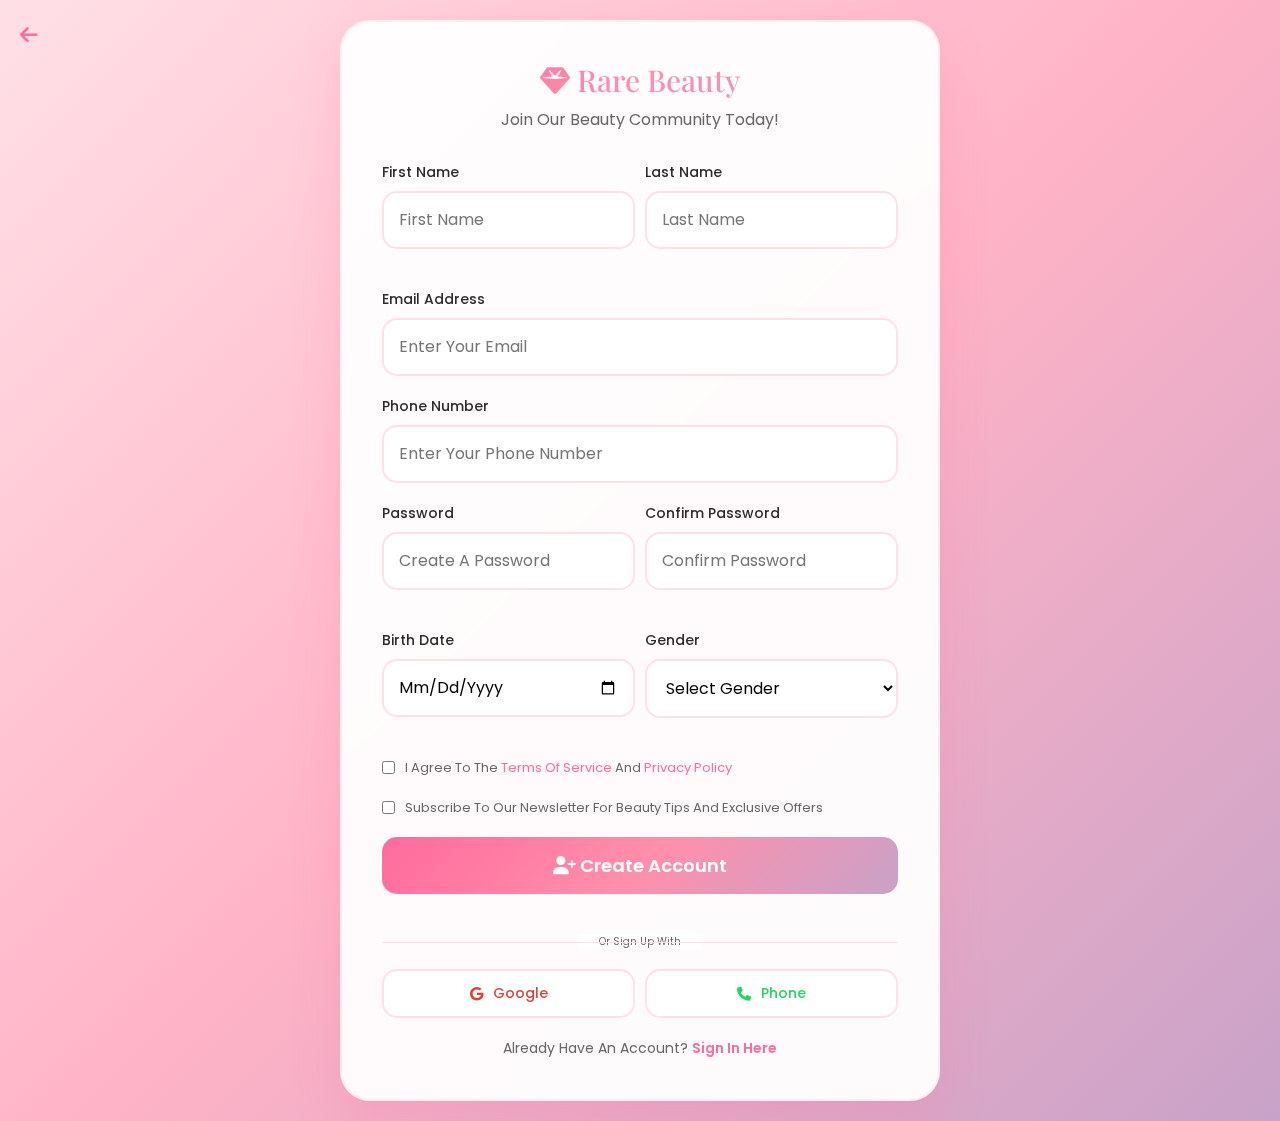
<file: register.html>
<!DOCTYPE html>
<html lang="en">
<head>
    <meta charset="UTF-8">
    <meta name="viewport" content="width=device-width, initial-scale=1.0">
    <title>Register - Rare Beauty</title>
    <link rel="stylesheet" href="./style.css">
    <link href="https://cdn.jsdelivr.net/npm/bootstrap@5.3.2/dist/css/bootstrap.min.css" rel="stylesheet">
    <link rel="stylesheet" href="https://cdnjs.cloudflare.com/ajax/libs/font-awesome/6.4.2/css/all.min.css">
    <style>
        body {
            background: linear-gradient(135deg, #ffe0e6 0%, #ffb3c6 50%, #c8a2c8 100%);
            min-height: 100vh;
            display: flex;
            align-items: center;
            justify-content: center;
            font-family: 'Poppins', sans-serif;
            padding: 2rem 0;
        }
        
        .register-container {
            background: rgba(255, 255, 255, 0.95);
            backdrop-filter: blur(20px);
            border-radius: 30px;
            padding: 4rem;
            box-shadow: 0 20px 50px rgba(255, 107, 157, 0.2);
            width: 100%;
            max-width: 600px;
            border: 2px solid rgba(255, 107, 157, 0.1);
        }
        
        .register-header {
            text-align: center;
            margin-bottom: 3rem;
        }
        
        .register-header h1 {
            font-family: 'Playfair Display', serif;
            font-size: 3rem;
            background: linear-gradient(135deg, #ff6b9d 0%, #ff8fab 50%, #c8a2c8 100%);
            -webkit-background-clip: text;
            -webkit-text-fill-color: transparent;
            background-clip: text;
            margin-bottom: 1rem;
        }
        
        .register-header p {
            color: #666;
            font-size: 1.6rem;
        }
        
        .form-row {
            display: flex;
            gap: 1rem;
            margin-bottom: 2rem;
        }
        
        .form-group {
            margin-bottom: 2rem;
            flex: 1;
        }
        
        .form-group.full-width {
            flex: none;
        }
        
        .form-group label {
            display: block;
            margin-bottom: 0.8rem;
            color: #2c2c2c;
            font-weight: 500;
            font-size: 1.4rem;
        }
        
        .form-group input, .form-group select {
            width: 100%;
            padding: 1.5rem;
            border: 2px solid #ffe0e6;
            border-radius: 15px;
            font-size: 1.6rem;
            background: #fff;
            transition: all 0.3s ease;
        }
        
        .form-group input:focus, .form-group select:focus {
            border-color: #ff6b9d;
            outline: none;
            box-shadow: 0 0 0 3px rgba(255, 107, 157, 0.1);
        }
        
        .register-btn {
            width: 100%;
            padding: 1.5rem;
            background: linear-gradient(135deg, #ff6b9d 0%, #ff8fab 50%, #c8a2c8 100%);
            color: white;
            border: none;
            border-radius: 15px;
            font-size: 1.8rem;
            font-weight: 600;
            cursor: pointer;
            transition: all 0.3s ease;
            margin-bottom: 2rem;
        }
        
        .register-btn:hover {
            transform: translateY(-2px);
            box-shadow: 0 10px 30px rgba(255, 107, 157, 0.3);
        }
        
        .divider {
            text-align: center;
            margin: 2rem 0;
            position: relative;
            color: #666;
        }
        
        .divider::before {
            content: '';
            position: absolute;
            top: 50%;
            left: 0;
            right: 0;
            height: 1px;
            background: #ffe0e6;
        }
        
        .divider span {
            background: rgba(255, 255, 255, 0.95);
            padding: 0 2rem;
        }
        
        .social-register {
            display: flex;
            gap: 1rem;
            margin-bottom: 2rem;
        }
        
        .social-btn {
            flex: 1;
            padding: 1.2rem;
            border: 2px solid #ffe0e6;
            border-radius: 15px;
            background: white;
            cursor: pointer;
            transition: all 0.3s ease;
            display: flex;
            align-items: center;
            justify-content: center;
            gap: 1rem;
            font-size: 1.4rem;
            font-weight: 500;
        }
        
        .social-btn:hover {
            border-color: #ff6b9d;
            transform: translateY(-2px);
        }
        
        .google-btn {
            color: #db4437;
        }
        
        .phone-btn {
            color: #25d366;
        }
        
        .login-link {
            text-align: center;
            color: #666;
            font-size: 1.4rem;
        }
        
        .login-link a {
            color: #ff6b9d;
            text-decoration: none;
            font-weight: 600;
        }
        
        .login-link a:hover {
            text-decoration: underline;
        }
        
        .back-home {
            position: absolute;
            top: 2rem;
            left: 2rem;
            color: #ff6b9d;
            font-size: 2rem;
            text-decoration: none;
            transition: all 0.3s ease;
        }
        
        .back-home:hover {
            transform: scale(1.1);
        }
        
        .terms-checkbox {
            display: flex;
            align-items: center;
            gap: 1rem;
            margin-bottom: 2rem;
        }
        
        .terms-checkbox input[type="checkbox"] {
            width: auto;
            margin: 0;
        }
        
        .terms-checkbox label {
            margin: 0;
            font-size: 1.3rem;
            color: #666;
        }
        
        .terms-checkbox a {
            color: #ff6b9d;
            text-decoration: none;
        }
        
        .terms-checkbox a:hover {
            text-decoration: underline;
        }
    </style>
</head>
<body>
    <a href="index.html" class="back-home">
        <i class="fas fa-arrow-left"></i>
    </a>
    
    <div class="register-container">
        <div class="register-header">
            <h1><i class="fas fa-gem"></i> Rare Beauty</h1>
            <p>Join our beauty community today!</p>
        </div>
        
        <form class="register-form" id="registerForm">
            <div class="form-row">
                <div class="form-group">
                    <label for="firstName">First Name</label>
                    <input type="text" id="firstName" name="firstName" placeholder="First name" required>
                </div>
                <div class="form-group">
                    <label for="lastName">Last Name</label>
                    <input type="text" id="lastName" name="lastName" placeholder="Last name" required>
                </div>
            </div>
            
            <div class="form-group">
                <label for="email">Email Address</label>
                <input type="email" id="email" name="email" placeholder="Enter your email" required>
            </div>
            
            <div class="form-group">
                <label for="phone">Phone Number</label>
                <input type="tel" id="phone" name="phone" placeholder="Enter your phone number" required>
            </div>
            
            <div class="form-row">
                <div class="form-group">
                    <label for="password">Password</label>
                    <input type="password" id="password" name="password" placeholder="Create a password" required>
                </div>
                <div class="form-group">
                    <label for="confirmPassword">Confirm Password</label>
                    <input type="password" id="confirmPassword" name="confirmPassword" placeholder="Confirm password" required>
                </div>
            </div>
            
            <div class="form-row">
                <div class="form-group">
                    <label for="birthDate">Birth Date</label>
                    <input type="date" id="birthDate" name="birthDate" required>
                </div>
                <div class="form-group">
                    <label for="gender">Gender</label>
                    <select id="gender" name="gender" required>
                        <option value="">Select Gender</option>
                        <option value="female">Female</option>
                        <option value="male">Male</option>
                        <option value="other">Other</option>
                        <option value="prefer-not-to-say">Prefer not to say</option>
                    </select>
                </div>
            </div>
            
            <div class="terms-checkbox">
                <input type="checkbox" id="terms" name="terms" required>
                <label for="terms">I agree to the <a href="#" onclick="showTerms()">Terms of Service</a> and <a href="#" onclick="showPrivacy()">Privacy Policy</a></label>
            </div>
            
            <div class="terms-checkbox">
                <input type="checkbox" id="newsletter" name="newsletter">
                <label for="newsletter">Subscribe to our newsletter for beauty tips and exclusive offers</label>
            </div>
            
            <button type="submit" class="register-btn">
                <i class="fas fa-user-plus"></i> Create Account
            </button>
        </form>
        
        <div class="divider">
            <span>Or sign up with</span>
        </div>
        
        <div class="social-register">
            <button class="social-btn google-btn" onclick="registerWithGoogle()">
                <i class="fab fa-google"></i>
                Google
            </button>
            <button class="social-btn phone-btn" onclick="registerWithPhone()">
                <i class="fas fa-phone"></i>
                Phone
            </button>
        </div>
        
        <div class="login-link">
            Already have an account? <a href="login.html">Sign in here</a>
        </div>
    </div>
    
    <script>
        // Register form handling
        document.getElementById('registerForm').addEventListener('submit', function(e) {
            e.preventDefault();
            
            const password = document.getElementById('password').value;
            const confirmPassword = document.getElementById('confirmPassword').value;
            
            if (password !== confirmPassword) {
                alert('Passwords do not match!');
                return;
            }
            
            // Simulate registration process
            const registerBtn = document.querySelector('.register-btn');
            registerBtn.innerHTML = '<i class="fas fa-spinner fa-spin"></i> Creating Account...';
            registerBtn.disabled = true;
            
            setTimeout(() => {
                // Simulate successful registration
                const formData = new FormData(this);
                const userData = Object.fromEntries(formData);
                
                localStorage.setItem('userLoggedIn', 'true');
                localStorage.setItem('userData', JSON.stringify(userData));
                localStorage.setItem('userEmail', userData.email);
                
                registerBtn.innerHTML = '<i class="fas fa-check"></i> Account Created!';
                registerBtn.style.background = 'linear-gradient(135deg, #4CAF50 0%, #45a049 100%)';
                
                setTimeout(() => {
                    window.location.href = 'index.html';
                }, 1500);
            }, 2000);
        });
        
        // Google registration
        function registerWithGoogle() {
            const btn = document.querySelector('.google-btn');
            btn.innerHTML = '<i class="fas fa-spinner fa-spin"></i> Connecting...';
            
            setTimeout(() => {
                localStorage.setItem('userLoggedIn', 'true');
                localStorage.setItem('userEmail', 'user@gmail.com');
                localStorage.setItem('loginMethod', 'google');
                
                btn.innerHTML = '<i class="fas fa-check"></i> Connected!';
                btn.style.background = '#4CAF50';
                btn.style.color = 'white';
                
                setTimeout(() => {
                    window.location.href = 'index.html';
                }, 1500);
            }, 2000);
        }
        
        // Phone registration
        function registerWithPhone() {
            const phoneNumber = prompt('Enter your phone number:');
            if (phoneNumber) {
                const btn = document.querySelector('.phone-btn');
                btn.innerHTML = '<i class="fas fa-spinner fa-spin"></i> Verifying...';
                
                setTimeout(() => {
                    localStorage.setItem('userLoggedIn', 'true');
                    localStorage.setItem('userPhone', phoneNumber);
                    localStorage.setItem('loginMethod', 'phone');
                    
                    btn.innerHTML = '<i class="fas fa-check"></i> Verified!';
                    btn.style.background = '#4CAF50';
                    btn.style.color = 'white';
                    
                    setTimeout(() => {
                        window.location.href = 'index.html';
                    }, 1500);
                }, 2000);
            }
        }
        
        // Show terms
        function showTerms() {
            alert('Terms of Service:\n\n1. You must be 18+ to use our services\n2. All products are authentic and cruelty-free\n3. Returns accepted within 30 days\n4. We respect your privacy and data');
        }
        
        // Show privacy policy
        function showPrivacy() {
            alert('Privacy Policy:\n\n1. We collect only necessary information\n2. Your data is encrypted and secure\n3. We never share your information with third parties\n4. You can delete your account anytime');
        }
    </script>
</body>
</html>
</file>
<file: style.css>
/* Import Google Fonts */
@import url('https://fonts.googleapis.com/css2?family=Playfair+Display:wght@400;500;600;700&family=Poppins:wght@300;400;500;600;700&display=swap');

/* CSS Variables for Feminine Color Palette */
:root {
    --primary-pink: #ff6b9d;
    --secondary-pink: #ff8fab;
    --light-pink: #ffb3c6;
    --soft-pink: #ffe0e6;
    --rose-gold: #e8b4b8;
    --lavender: #c8a2c8;
    --soft-purple: #dda0dd;
    --peach: #ffcba4;
    --cream: #fff8f0;
    --white: #ffffff;
    --soft-gray: #f8f4f6;
    --text-dark: #2c2c2c;
    --text-light: #666666;
    --shadow-soft: 0 10px 30px rgba(255, 107, 157, 0.1);
    --shadow-medium: 0 15px 40px rgba(255, 107, 157, 0.15);
    --shadow-strong: 0 20px 50px rgba(255, 107, 157, 0.2);
    --gradient-primary: linear-gradient(135deg, #ff6b9d 0%, #ff8fab 50%, #c8a2c8 100%);
    --gradient-secondary: linear-gradient(135deg, #ffe0e6 0%, #ffb3c6 50%, #ff8fab 100%);
    --gradient-accent: linear-gradient(135deg, #e8b4b8 0%, #dda0dd 50%, #c8a2c8 100%);
}

/* Reset and Base Styles */
* {
    margin: 0;
    padding: 0;
    box-sizing: border-box;
    outline: none;
    border: none;
    text-decoration: none;
    text-transform: capitalize;
    transition: all 0.3s cubic-bezier(0.4, 0, 0.2, 1);
}

/* Image Styles */
img {
    max-width: 100%;
    height: auto;
    display: block;
    border-radius: 10px;
    transition: all 0.3s ease;
    opacity: 1 !important;
    visibility: visible !important;
}

img:hover {
    transform: scale(1.05);
}

/* Ensure images load properly */
img[src] {
    opacity: 1 !important;
    visibility: visible !important;
}

img:not([src]) {
    opacity: 0;
}

/* Specific image container styles */
.features .box-container .box img,
.products .product-slider .box img,
.categories .box-container .box img,
.review .review-slider .box img,
.blogs .box-container .box img {
    width: 100%;
    height: auto;
    object-fit: cover;
    border-radius: 15px;
    opacity: 1 !important;
    visibility: visible !important;
}

html {
    font-size: 62.5%;
    overflow-x: hidden;
    scroll-behavior: smooth;
    scroll-padding-top: 7rem;
}

body {
    font-family: 'Poppins', sans-serif;
    background: linear-gradient(135deg, #fff8f0 0%, #ffe0e6 50%, #f8f4f6 100%);
    color: var(--text-dark);
    line-height: 1.6;
}

/* Typography */
h1, h2, h3, h4, h5, h6 {
    font-family: 'Playfair Display', serif;
    font-weight: 600;
    line-height: 1.2;
}

/* Button Styles */
a.btn, input.btn {
    margin-top: 1rem;
    display: inline-block;
    padding: 1.2rem 3rem;
    font-size: 1.6rem;
    font-weight: 500;
    border-radius: 50px;
    background: var(--gradient-primary);
    color: var(--white);
    cursor: pointer;
    position: relative;
    overflow: hidden;
    box-shadow: var(--shadow-soft);
    text-transform: none;
    letter-spacing: 0.5px;
}

a.btn::before, input.btn::before {
    content: '';
    position: absolute;
    top: 0;
    left: -100%;
    width: 100%;
    height: 100%;
    background: linear-gradient(90deg, transparent, rgba(255, 255, 255, 0.2), transparent);
    transition: left 0.5s;
}

a.btn:hover::before, input.btn:hover::before {
    left: 100%;
}

a.btn:hover, input.btn:hover {
    transform: translateY(-2px);
    box-shadow: var(--shadow-medium);
    color: var(--white);
}

/* Header Styles */
.header {
    position: fixed;
    top: 0;
    left: 0;
    right: 0;
    display: flex;
    align-items: center;
    justify-content: space-between;
    padding: 2rem 9%;
    background: rgba(255, 255, 255, 0.95);
    backdrop-filter: blur(20px);
    box-shadow: var(--shadow-soft);
    z-index: 1000;
    border-bottom: 1px solid rgba(255, 107, 157, 0.1);
}

.header .logo {
    font-family: 'Playfair Display', serif;
    font-size: 2.8rem;
    font-weight: 700;
    color: var(--text-dark);
    background: var(--gradient-primary);
    -webkit-background-clip: text;
    -webkit-text-fill-color: transparent;
    background-clip: text;
}

.header .logo i {
    color: var(--primary-pink);
    margin-right: 0.5rem;
    animation: sparkle 2s ease-in-out infinite;
}

@keyframes sparkle {
    0%, 100% { transform: scale(1) rotate(0deg); }
    50% { transform: scale(1.1) rotate(180deg); }
}

.header .navbar a {
    font-size: 1.6rem;
    margin: 0 1.5rem;
    color: var(--text-dark);
    font-weight: 500;
    position: relative;
    padding: 0.5rem 0;
}

.header .navbar a::after {
    content: '';
    position: absolute;
    bottom: 0;
    left: 0;
    width: 0;
    height: 2px;
    background: var(--gradient-primary);
    transition: width 0.3s ease;
}

.header .navbar a:hover::after {
    width: 100%;
}

.header .navbar a:hover {
    color: var(--primary-pink);
}

.header .icons div {
    height: 4.5rem;
    width: 4.5rem;
    line-height: 4.5rem;
    border-radius: 50%;
    background: var(--gradient-secondary);
    color: var(--text-dark);
    font-size: 2rem;
    margin-right: 1rem;
    text-align: center;
    cursor: pointer;
    box-shadow: var(--shadow-soft);
    position: relative;
    overflow: hidden;
}

.header .icons div::before {
    content: '';
    position: absolute;
    top: 50%;
    left: 50%;
    width: 0;
    height: 0;
    background: var(--gradient-primary);
    border-radius: 50%;
    transition: all 0.3s ease;
    transform: translate(-50%, -50%);
}

.header .icons div:hover::before {
    width: 100%;
    height: 100%;
}

.header .icons div:hover {
    color: var(--white);
    transform: translateY(-2px);
    box-shadow: var(--shadow-medium);
}

/* Cart Count Badge */
.cart-count {
    position: absolute;
    top: -5px;
    right: -5px;
    background: var(--primary-pink);
    color: white;
    border-radius: 50%;
    width: 20px;
    height: 20px;
    font-size: 1.2rem;
    display: flex;
    align-items: center;
    justify-content: center;
    font-weight: 600;
    animation: pulse 2s infinite;
}

@keyframes pulse {
    0% { transform: scale(1); }
    50% { transform: scale(1.1); }
    100% { transform: scale(1); }
}

#menu-btn {
    display: none;
}

/* Search Form */
.header .search-form {
    position: absolute;
    top: 110%;
    right: -110%;
    width: 50rem;
    height: 5rem;
    background: var(--white);
    border-radius: 50px;
    overflow: hidden;
    display: flex;
    align-items: center;
    box-shadow: var(--shadow-medium);
    border: 2px solid var(--soft-pink);
}

.header .search-form.active {
    right: 2rem;
    transition: right 0.4s cubic-bezier(0.4, 0, 0.2, 1);
}

.header .search-form input {
    height: 100%;
    width: 100%;
    background: none;
    text-transform: none;
    font-size: 1.6rem;
    color: var(--text-dark);
    padding: 0 2rem;
}

.header .search-form label {
    font-size: 2.2rem;
    padding-right: 2rem;
    color: var(--primary-pink);
    cursor: pointer;
    transition: transform 0.3s ease;
}

.header .search-form label:hover {
    transform: scale(1.1);
}

/* Shopping Cart */
.header .shopping-cart {
    position: absolute;
    top: 110%;
    right: -110%;
    border-radius: 20px;
    box-shadow: var(--shadow-medium);
    width: 40rem;
    background: var(--white);
    border: 2px solid var(--soft-pink);
    max-height: 60vh;
    overflow-y: auto;
}

.cart-header {
    display: flex;
    justify-content: space-between;
    align-items: center;
    padding: 2rem;
    border-bottom: 2px solid var(--soft-pink);
    background: var(--gradient-secondary);
    border-radius: 20px 20px 0 0;
}

.cart-header h3 {
    color: var(--text-dark);
    font-size: 1.8rem;
    margin: 0;
}

.cart-close {
    cursor: pointer;
    font-size: 2rem;
    color: var(--text-light);
    transition: color 0.3s ease;
}

.cart-close:hover {
    color: var(--primary-pink);
}

.cart-items {
    padding: 1rem;
}

.cart-empty {
    text-align: center;
    padding: 3rem 2rem;
    color: var(--text-light);
}

.cart-empty i {
    font-size: 4rem;
    margin-bottom: 1rem;
    color: var(--soft-pink);
}

.cart-empty p {
    font-size: 1.6rem;
    margin-bottom: 2rem;
}

.cart-footer {
    padding: 2rem;
    border-top: 2px solid var(--soft-pink);
    background: var(--soft-gray);
    border-radius: 0 0 20px 20px;
}

.header .shopping-cart.active {
    right: 2rem;
    transition: right 0.4s cubic-bezier(0.4, 0, 0.2, 1);
}

.cart-item {
    display: flex;
    align-items: center;
    gap: 1.5rem;
    position: relative;
    margin: 1.5rem 0;
    padding: 1.5rem;
    border-radius: 15px;
    background: var(--soft-gray);
    border: 2px solid transparent;
    transition: all 0.3s ease;
}

.cart-item:hover {
    border-color: var(--soft-pink);
    transform: translateY(-2px);
}

.cart-item img {
    height: 8rem;
    width: 8rem;
    object-fit: cover;
    border-radius: 10px;
}

.cart-item .item-info {
    flex: 1;
}

.cart-item .item-info h4 {
    color: var(--text-dark);
    font-size: 1.6rem;
    margin-bottom: 0.5rem;
    font-weight: 600;
}

.cart-item .item-info .price {
    color: var(--primary-pink);
    font-size: 1.4rem;
    font-weight: 600;
}

.cart-item .quantity-controls {
    display: flex;
    align-items: center;
    gap: 1rem;
    margin-top: 1rem;
}

.quantity-btn {
    width: 3rem;
    height: 3rem;
    border: 2px solid var(--soft-pink);
    background: white;
    border-radius: 50%;
    display: flex;
    align-items: center;
    justify-content: center;
    cursor: pointer;
    transition: all 0.3s ease;
    font-size: 1.4rem;
    color: var(--text-dark);
}

.quantity-btn:hover {
    border-color: var(--primary-pink);
    background: var(--primary-pink);
    color: white;
}

.quantity-display {
    font-size: 1.6rem;
    font-weight: 600;
    color: var(--text-dark);
    min-width: 3rem;
    text-align: center;
}

.remove-item {
    position: absolute;
    top: 1rem;
    right: 1rem;
    background: var(--primary-pink);
    color: white;
    border: none;
    border-radius: 50%;
    width: 3rem;
    height: 3rem;
    display: flex;
    align-items: center;
    justify-content: center;
    cursor: pointer;
    transition: all 0.3s ease;
    font-size: 1.4rem;
}

.remove-item:hover {
    background: #e55a8a;
    transform: scale(1.1);
}

.header .shopping-cart .box img {
    height: 8rem;
    width: 8rem;
    object-fit: cover;
    border-radius: 10px;
}

.header .shopping-cart .box .fa-trash {
    font-size: 2rem;
    position: absolute;
    top: 1rem;
    right: 1rem;
    cursor: pointer;
    color: var(--text-light);
    transition: all 0.3s ease;
}

.header .shopping-cart .box .fa-trash:hover {
    color: var(--primary-pink);
    transform: scale(1.1);
}

.header .shopping-cart .box .content h3 {
    color: var(--text-dark);
    font-size: 1.6rem; 
    padding-bottom: 0.5rem;
}

.header .shopping-cart .box .content span {
    color: var(--text-light);
    font-size: 1.4rem;
}

.header .shopping-cart .total {
    font-size: 2.2rem;
    padding: 1.5rem 0;
    text-align: center;
    color: var(--text-dark);
    font-weight: 600;
    background: var(--gradient-secondary);
    border-radius: 15px;
    margin: 1rem 0;
}

/* Login Form */
.header .login-form {
    position: absolute;
    top: 110%;
    right: -110%;
    width: 35rem;
    box-shadow: var(--shadow-medium);
    padding: 3rem;
    border-radius: 20px;
    background: var(--white);
    text-align: center;
    border: 2px solid var(--soft-pink);
}

.header .login-form.active {
    right: 2rem;
    transition: right 0.4s cubic-bezier(0.4, 0, 0.2, 1);
}

.header .login-form h3 {
    font-size: 2.8rem;
    color: var(--text-dark);
    margin-bottom: 2rem;
    background: var(--gradient-primary);
    -webkit-background-clip: text;
    -webkit-text-fill-color: transparent;
    background-clip: text;
}

.header .login-form .box {
    width: 100%;
    margin: 1rem 0;
    background: var(--soft-gray);
    border-radius: 15px;
    padding: 1.5rem;
    font-size: 1.6rem;
    color: var(--text-dark);
    text-transform: none;
    border: 2px solid transparent;
    transition: all 0.3s ease;
}

.header .login-form .box:focus {
    border-color: var(--primary-pink);
    background: var(--white);
}

.header .login-form p {
    font-size: 1.4rem;
    padding: 0.5rem 0;
    color: var(--text-light);
}

.header .login-form p a {
    color: var(--primary-pink);
    text-decoration: underline;
    transition: color 0.3s ease;
}

.header .login-form p a:hover {
    color: var(--secondary-pink);
}

/* Home Section */
.home {
    display: flex;
    align-items: center;
    justify-content: center;
    background: linear-gradient(135deg, rgba(255, 107, 157, 0.3) 0%, rgba(200, 162, 200, 0.3) 100%), 
                url('./rare/24.jpeg');
    background-position: center;
    background-size: cover;
    background-attachment: fixed;
    padding-top: 20rem;
    padding-bottom: 15rem;
    position: relative;
    overflow: hidden;
}

.home::before {
    content: '';
    position: absolute;
    top: 0;
    left: 0;
    right: 0;
    bottom: 0;
    background: var(--gradient-secondary);
    opacity: 0.1;
    z-index: 1;
}

.home .content {
    text-align: center;
    width: 70rem;
    position: relative;
    z-index: 2;
    animation: fadeInUp 1s ease-out;
}

@keyframes fadeInUp {
    from {
        opacity: 0;
        transform: translateY(30px);
    }
    to {
        opacity: 1;
        transform: translateY(0);
    }
}

.home .content h3 {
    color: var(--text-dark);
    font-size: 4.5rem;
    font-family: 'Playfair Display', serif;
    margin-bottom: 2rem;
    line-height: 1.2;
}

.home .content h3 span {
    background: var(--gradient-primary);
    -webkit-background-clip: text;
    -webkit-text-fill-color: transparent;
    background-clip: text;
    position: relative;
}

.home .content p {
    color: var(--text-light);
    font-size: 1.8rem;
    padding: 2rem 0;
    line-height: 1.8;
    max-width: 60rem;
    margin: 0 auto;
}

/* Section Headings */
.heading {
    text-align: center;
    padding: 3rem 0;
    padding-bottom: 4rem;
    font-size: 4rem;
    color: var(--text-dark);
    font-family: 'Playfair Display', serif;
    position: relative;
}

.heading::after {
    content: '';
    position: absolute;
    bottom: 2rem;
    left: 50%;
    transform: translateX(-50%);
    width: 100px;
    height: 4px;
    background: var(--gradient-primary);
    border-radius: 2px;
}

.heading span {
    background: var(--gradient-primary);
    -webkit-background-clip: text;
    -webkit-text-fill-color: transparent;
    background-clip: text;
}

/* Features Section */
.features {
    padding: 8rem 9%;
    background: var(--white);
}

.features .box-container {
    display: grid;
    grid-template-columns: repeat(auto-fit, minmax(30rem, 1fr));
    gap: 3rem;
}

.features .box-container .box {
    padding: 4rem 3rem;
    background: var(--white);
    border-radius: 20px;
    text-align: center;
    box-shadow: var(--shadow-soft);
    border: 2px solid var(--soft-pink);
    position: relative;
    overflow: hidden;
    transition: all 0.3s ease;
}

.features .box-container .box::before {
    content: '';
    position: absolute;
    top: 0;
    left: -100%;
    width: 100%;
    height: 100%;
    background: var(--gradient-secondary);
    opacity: 0.1;
    transition: left 0.5s ease;
}

.features .box-container .box:hover::before {
    left: 0;
}

.features .box-container .box:hover {
    transform: translateY(-10px);
    box-shadow: var(--shadow-medium);
    border-color: var(--primary-pink);
}

.features .box-container .box img {
    margin: 2rem 0;
    height: 15rem;
    width: 15rem;
    object-fit: cover;
    border-radius: 50%;
    border: 4px solid var(--soft-pink);
    transition: all 0.3s ease;
    opacity: 1 !important;
    visibility: visible !important;
}

.features .box-container .box:hover img {
    transform: scale(1.1);
    border-color: var(--primary-pink);
}

.features .box-container .box h3 {
    font-size: 2.5rem;
    color: var(--text-dark);
    margin-bottom: 1rem;
    font-family: 'Playfair Display', serif;
}

.features .box-container .box p {
    font-size: 1.6rem;
    color: var(--text-light);
    line-height: 1.6;
    margin-bottom: 2rem;
}

/* Products Section */
.products {
    padding: 8rem 9%;
    background: var(--soft-gray);
}

.products .product-slider {
    padding: 2rem;
}

.products .product-slider:first-child {
    margin-bottom: 3rem;
}

.products .product-slider .box {
    background: var(--white);
    border-radius: 20px;
    text-align: center;
    padding: 3rem 2rem;
    box-shadow: var(--shadow-soft);
    border: 2px solid var(--soft-pink);
    transition: all 0.3s ease;
    position: relative;
    overflow: hidden;
}

.products .product-slider .box::before {
    content: '';
    position: absolute;
    top: 0;
    left: 0;
    right: 0;
    height: 4px;
    background: var(--gradient-primary);
    transform: scaleX(0);
    transition: transform 0.3s ease;
}

.products .product-slider .box:hover::before {
    transform: scaleX(1);
}

.products .product-slider .box:hover {
    transform: translateY(-10px);
    box-shadow: var(--shadow-medium);
    border-color: var(--primary-pink);
}

.products .product-slider .box img {
    height: 20rem;
    width: 20rem;
    object-fit: cover;
    border-radius: 15px;
    margin-bottom: 2rem;
    transition: all 0.3s ease;
    opacity: 1 !important;
    visibility: visible !important;
}

.products .product-slider .box:hover img {
    transform: scale(1.05);
}

.products .product-slider .box h3 {
    font-size: 2.2rem;
    color: var(--text-dark);
    margin-bottom: 1rem;
    font-family: 'Playfair Display', serif;
}

.products .product-slider .box .price {
    font-size: 2.2rem;
    color: var(--primary-pink);
    font-weight: 600;
    margin-bottom: 1rem;
}

.products .product-slider .box .stars {
    margin-bottom: 2rem;
}

.products .product-slider .box .stars i {
    font-size: 1.8rem;
    color: #ffd700;
    margin: 0 0.2rem;
    transition: all 0.3s ease;
}

.products .product-slider .box .stars i:hover {
    transform: scale(1.2);
}

/* Categories Section */
.categories {
    padding: 8rem 9%;
    background: var(--white);
}

.categories .box-container {
    display: grid;
    grid-template-columns: repeat(auto-fit, minmax(30rem, 1fr));
    gap: 3rem;
}

.categories .box-container .box {
    padding: 3rem 2rem;
    border-radius: 20px;
    background: var(--white);
    box-shadow: var(--shadow-soft);
    border: 2px solid var(--soft-pink);
    text-align: center;
    position: relative;
    overflow: hidden;
    transition: all 0.3s ease;
}

.categories .box-container .box::before {
    content: '';
    position: absolute;
    top: 0;
    left: 0;
    right: 0;
    bottom: 0;
    background: var(--gradient-primary);
    opacity: 0;
    transition: opacity 0.3s ease;
}

.categories .box-container .box:hover::before {
    opacity: 0.1;
}

.categories .box-container .box:hover {
    transform: translateY(-10px);
    box-shadow: var(--shadow-medium);
    border-color: var(--primary-pink);
}

.categories .box-container .box img {
    margin: 2rem 0;
    height: 20rem;
    width: 100%;
    object-fit: cover;
    border-radius: 15px;
    transition: all 0.3s ease;
}

.categories .box-container .box:hover img {
    transform: scale(1.05);
}

.categories .box-container .box h3 {
    font-size: 2.5rem;
    color: var(--text-dark);
    margin-bottom: 1rem;
    font-family: 'Playfair Display', serif;
    position: relative;
    z-index: 2;
}

.categories .box-container .box p {
    font-size: 1.8rem;
    color: var(--primary-pink);
    font-weight: 600;
    margin-bottom: 2rem;
    position: relative;
    z-index: 2;
}

/* Review Section */
.review {
    padding: 8rem 9%;
    background: var(--soft-gray);
}

.review .review-slider {
    padding: 2rem;
}

.review .review-slider .box {
    background: var(--white);
    border-radius: 20px;
    text-align: center;
    padding: 4rem 3rem;
    box-shadow: var(--shadow-soft);
    border: 2px solid var(--soft-pink);
    transition: all 0.3s ease;
    position: relative;
    overflow: hidden;
}

.review .review-slider .box::before {
    content: '"';
    position: absolute;
    top: 2rem;
    left: 3rem;
    font-size: 8rem;
    color: var(--soft-pink);
    font-family: 'Playfair Display', serif;
    opacity: 0.3;
}

.review .review-slider .box:hover {
    transform: translateY(-10px);
    box-shadow: var(--shadow-medium);
    border-color: var(--primary-pink);
}

.review .review-slider .box img {
    height: 12rem;
    width: 12rem;
    border-radius: 50%;
    border: 4px solid var(--soft-pink);
    margin-bottom: 2rem;
    transition: all 0.3s ease;
}

.review .review-slider .box:hover img {
    border-color: var(--primary-pink);
    transform: scale(1.05);
}

.review .review-slider .box p {
    padding: 2rem 0;
    line-height: 1.8;
    color: var(--text-light);
    font-size: 1.6rem;
    font-style: italic;
    margin-bottom: 2rem;
}

.review .review-slider .box h3 {
    font-size: 2.2rem;
    color: var(--text-dark);
    margin-bottom: 1rem;
    font-family: 'Playfair Display', serif;
}

.review .review-slider .box .stars i {
    font-size: 1.8rem;
    color: #ffd700;
    margin: 0 0.2rem;
    transition: all 0.3s ease;
}

.review .review-slider .box .stars i:hover {
    transform: scale(1.2);
}

/* Blogs Section */
.blogs {
    padding: 8rem 9%;
    background: var(--white);
}

.blogs .box-container {
    display: grid;
    grid-template-columns: repeat(auto-fit, minmax(30rem, 1fr));
    gap: 3rem;
}

.blogs .box-container .box {
    background: var(--white);
    border-radius: 20px;
    box-shadow: var(--shadow-soft);
    border: 2px solid var(--soft-pink);
    overflow: hidden;
    transition: all 0.3s ease;
}

.blogs .box-container .box:hover {
    transform: translateY(-10px);
    box-shadow: var(--shadow-medium);
    border-color: var(--primary-pink);
}

.blogs .box-container .box img {
    height: 25rem;
    width: 100%;
    object-fit: cover;
    transition: all 0.3s ease;
}

.blogs .box-container .box:hover img {
    transform: scale(1.05);
}

.blogs .box-container .box .content {
    padding: 3rem;
}

.blogs .box-container .box .icons {
    display: flex;
    align-items: center;
    justify-content: space-between;
    padding-bottom: 2rem;
    margin-bottom: 2rem;
    border-bottom: 2px solid var(--soft-pink);
}

.blogs .box-container .box .icons a {
    color: var(--text-light);
    font-size: 1.4rem;
    transition: color 0.3s ease;
}

.blogs .box-container .box .icons a:hover {
    color: var(--primary-pink);
}

.blogs .box-container .box .icons a i {
    color: var(--primary-pink);
    padding-right: 0.5rem;
}

.blogs .box-container .box h3 {
    font-size: 2.2rem;
    color: var(--text-dark);
    margin-bottom: 1.5rem;
    font-family: 'Playfair Display', serif;
}

.blogs .box-container .box p {
    font-size: 1.6rem;
    color: var(--text-light);
    line-height: 1.6;
    margin-bottom: 2rem;
}

/* Footer Section */
.footer {
    background: var(--gradient-primary);
    color: var(--white);
    padding: 6rem 9% 2rem;
}

.footer .box-container {
    display: grid;
    grid-template-columns: repeat(auto-fit, minmax(25rem, 1fr));
    gap: 3rem;
    margin-bottom: 3rem;
}

.footer .box-container .box h3 {
    font-size: 2.5rem;
    color: var(--white);
    margin-bottom: 2rem;
    font-family: 'Playfair Display', serif;
}

.footer .box-container .box h3 i {
    color: var(--white);
    margin-right: 1rem;
}

.footer .box-container .box p {
    line-height: 1.8;
    font-size: 1.6rem;
    color: rgba(255, 255, 255, 0.8);
    margin-bottom: 2rem;
}

.footer .box-container .box .links {
    display: block;
    font-size: 1.5rem;
    color: rgba(255, 255, 255, 0.8);
    padding: 1rem 0;
    transition: all 0.3s ease;
}

.footer .box-container .box .links:hover {
    color: var(--white);
    padding-left: 1rem;
}

.footer .box-container .box .links i {
    color: var(--white);
    padding-right: 0.5rem;
    transition: all 0.3s ease;
}

.footer .box-container .box .links:hover i {
    padding-right: 1rem;
}

.footer .box-container .box .share a {
    height: 4.5rem;
    width: 4.5rem;
    line-height: 4.5rem;
    border-radius: 50%;
    font-size: 2rem;
    color: var(--white);
    margin-right: 1rem;
    background: rgba(255, 255, 255, 0.1);
    text-align: center;
    transition: all 0.3s ease;
    display: inline-block;
}

.footer .box-container .box .share a:hover {
    background: var(--white);
    color: var(--primary-pink);
    transform: translateY(-3px);
}

.footer .box-container .box .email {
    width: 100%;
    margin: 1rem 0;
    padding: 1.5rem;
    border-radius: 15px;
    background: rgba(255, 255, 255, 0.1);
    font-size: 1.6rem;
    color: var(--white);
    text-transform: none;
    border: 2px solid transparent;
    transition: all 0.3s ease;
}

.footer .box-container .box .email:focus {
    border-color: var(--white);
    background: rgba(255, 255, 255, 0.2);
}

.footer .box-container .box .email::placeholder {
    color: rgba(255, 255, 255, 0.7);
}

.footer .box-container .box .image {
    margin-top: 2rem;
    height: 4rem;
    border-radius: 10px;
}

.footer .credit {
    text-align: center;
    margin-top: 3rem;
    padding: 2rem;
    padding-top: 3rem;
    font-size: 1.8rem;
    color: rgba(255, 255, 255, 0.8);
    border-top: 2px solid rgba(255, 255, 255, 0.1);
}

.footer .credit span {
    color: var(--white);
    font-weight: 600;
}

/* Floating Elements Animation */
@keyframes float {
    0%, 100% { transform: translateY(0px); }
    50% { transform: translateY(-20px); }
}

.floating {
    animation: float 3s ease-in-out infinite;
}

/* Particle Effects */
.particles {
    position: fixed;
    top: 0;
    left: 0;
    width: 100%;
    height: 100%;
    pointer-events: none;
    z-index: 1;
}

.particle {
    position: absolute;
    width: 4px;
    height: 4px;
    background: var(--primary-pink);
    border-radius: 50%;
    opacity: 0.6;
    animation: particleFloat 6s linear infinite;
}

@keyframes particleFloat {
    0% {
        transform: translateY(100vh) rotate(0deg);
        opacity: 0;
    }
    10% {
        opacity: 0.6;
    }
    90% {
        opacity: 0.6;
    }
    100% {
        transform: translateY(-100px) rotate(360deg);
        opacity: 0;
    }
}

/* Responsive Design */
@media (max-width: 991px) {
    html {
        font-size: 55%;
    }
    
    .header {
        padding: 2rem;
    }
    
    section {
        padding: 2rem;
    }
    
    .home .content h3 {
        font-size: 3.5rem;
    }
    
    .heading {
        font-size: 3rem;
    }
}

@media (max-width: 768px) {
    #menu-btn {
        display: inline-block;
    }
    
    .header .search-form {
        width: 90%;
    }
    
    .header .navbar {
        position: absolute;
        top: 110%;
        right: -110%;
        width: 30rem;
        box-shadow: var(--shadow-medium);
        border-radius: 20px;
        background: var(--white);
        border: 2px solid var(--soft-pink);
        padding: 2rem;
    }
    
    .header .navbar.active {
        right: 2rem;
        transition: right 0.4s cubic-bezier(0.4, 0, 0.2, 1);
    }
    
    .header .navbar a {
    font-size: 2rem;
        margin: 1.5rem 0;
        display: block;
        padding: 1rem 0;
    }
    
    .home .content h3 {
        font-size: 3rem;
    }
    
    .home .content p {
        font-size: 1.6rem;
    }
    
    .features .box-container,
    .categories .box-container,
    .blogs .box-container {
        grid-template-columns: 1fr;
    }
}

@media (max-width: 450px) {
    html {
        font-size: 50%;
    }
    
    .heading {
        font-size: 2.5rem;
    }
    
    .home .content h3 {
        font-size: 2.5rem;
    }
    
    .header .shopping-cart,
    .header .login-form {
        width: 90%;
    }
}

/* Scroll Animations */
@keyframes slideInLeft {
    from {
        opacity: 0;
        transform: translateX(-50px);
    }
    to {
        opacity: 1;
        transform: translateX(0);
    }
}

@keyframes slideInRight {
    from {
        opacity: 0;
        transform: translateX(50px);
    }
    to {
        opacity: 1;
        transform: translateX(0);
    }
}

@keyframes fadeInScale {
    from {
        opacity: 0;
        transform: scale(0.8);
    }
    to {
        opacity: 1;
        transform: scale(1);
    }
}

.animate-on-scroll {
    opacity: 0;
    transform: translateY(30px);
    transition: all 0.6s ease;
}

.animate-on-scroll.animated {
    opacity: 1;
    transform: translateY(0);
}
</file>
